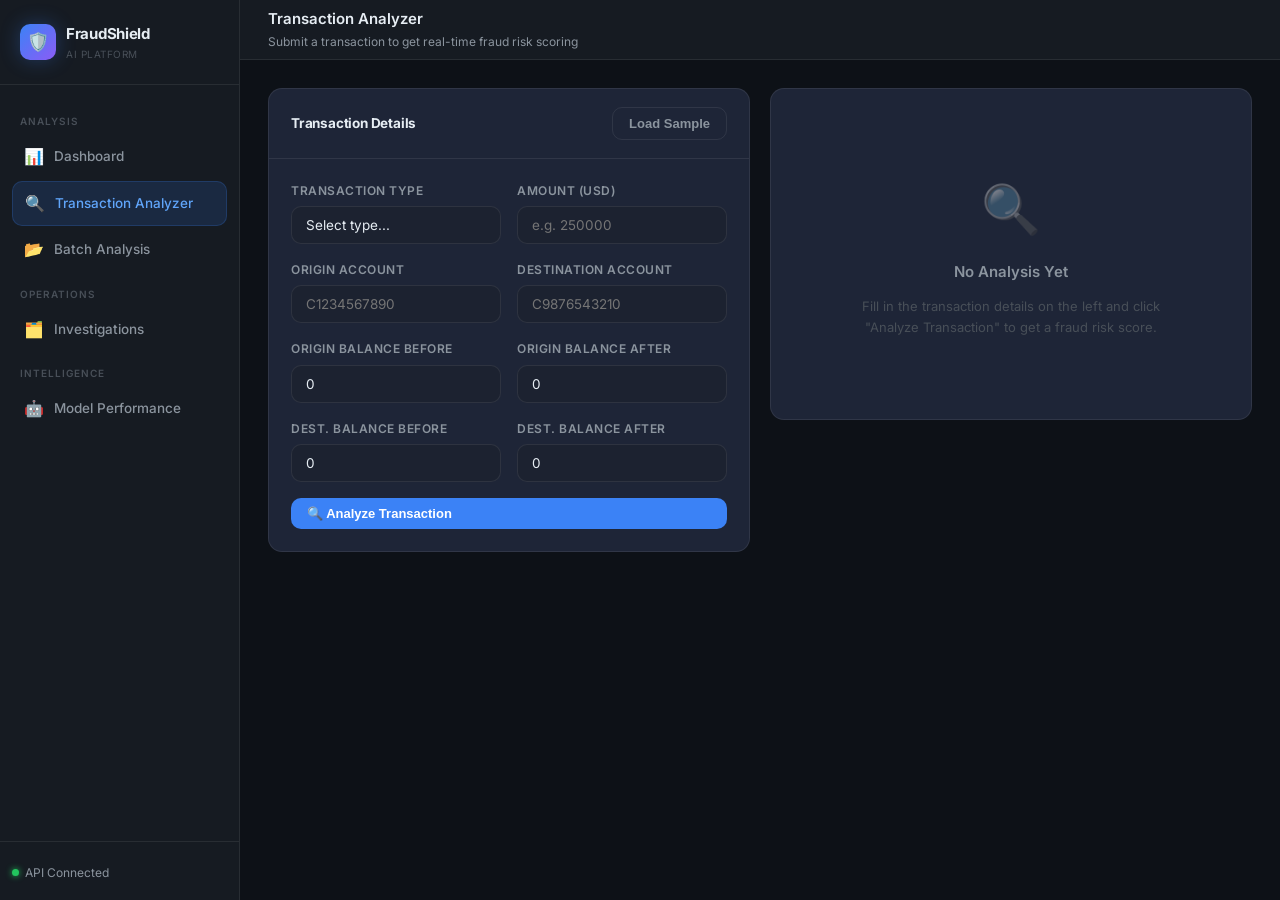
<file: frontend/pages/analyzer.html>
<!DOCTYPE html>
<html lang="en">
<head>
  <meta charset="UTF-8">
  <meta name="viewport" content="width=device-width, initial-scale=1.0">
  <title>FraudShield AI — Transaction Analyzer</title>
  <meta name="description" content="Analyze individual transactions for fraud risk using the FraudShield AI model">
  <link rel="stylesheet" href="../css/main.css">
</head>
<body>
<div class="app-layout">
  <div id="sidebar-mount"></div>

  <div class="main-content">
    <header class="topbar">
      <div>
        <div class="topbar-title">Transaction Analyzer</div>
        <div class="topbar-subtitle">Submit a transaction to get real-time fraud risk scoring</div>
      </div>
    </header>

    <div class="page-content">
      <div style="display:grid;grid-template-columns:1fr 1fr;gap:20px;align-items:start">

        <!-- Input Form -->
        <div class="card">
          <div class="card-header">
            <span class="card-title">Transaction Details</span>
            <button class="btn btn-ghost" onclick="fillSample()" id="sample-btn">Load Sample</button>
          </div>
          <div class="card-body">
            <form id="predict-form" onsubmit="submitPrediction(event)">
              <div class="form-grid" style="margin-bottom:16px">

                <div class="form-group">
                  <label class="form-label" for="tx-type">Transaction Type</label>
                  <select class="form-select" id="tx-type" required>
                    <option value="">Select type...</option>
                    <option value="CASH_IN">CASH_IN</option>
                    <option value="CASH_OUT">CASH_OUT</option>
                    <option value="DEBIT">DEBIT</option>
                    <option value="PAYMENT">PAYMENT</option>
                    <option value="TRANSFER">TRANSFER</option>
                  </select>
                </div>

                <div class="form-group">
                  <label class="form-label" for="tx-amount">Amount (USD)</label>
                  <input class="form-input" type="number" id="tx-amount" placeholder="e.g. 250000" min="0.01" step="0.01" required>
                </div>

                <div class="form-group">
                  <label class="form-label" for="tx-orig">Origin Account</label>
                  <input class="form-input" type="text" id="tx-orig" placeholder="C1234567890" required>
                </div>

                <div class="form-group">
                  <label class="form-label" for="tx-dest">Destination Account</label>
                  <input class="form-input" type="text" id="tx-dest" placeholder="C9876543210" required>
                </div>

                <div class="form-group">
                  <label class="form-label" for="tx-ob-before">Origin Balance Before</label>
                  <input class="form-input" type="number" id="tx-ob-before" placeholder="300000" step="0.01" value="0">
                </div>

                <div class="form-group">
                  <label class="form-label" for="tx-ob-after">Origin Balance After</label>
                  <input class="form-input" type="number" id="tx-ob-after" placeholder="50000" step="0.01" value="0">
                </div>

                <div class="form-group">
                  <label class="form-label" for="tx-db-before">Dest. Balance Before</label>
                  <input class="form-input" type="number" id="tx-db-before" placeholder="0" step="0.01" value="0">
                </div>

                <div class="form-group">
                  <label class="form-label" for="tx-db-after">Dest. Balance After</label>
                  <input class="form-input" type="number" id="tx-db-after" placeholder="250000" step="0.01" value="0">
                </div>

              </div>

              <button type="submit" class="btn btn-primary w-full" id="submit-btn">
                🔍 Analyze Transaction
              </button>
            </form>
          </div>
        </div>

        <!-- Result Panel -->
        <div>
          <div class="card" id="result-card" style="display:none">
            <div class="card-header">
              <span class="card-title">Prediction Result</span>
              <span id="result-label" class="badge">—</span>
            </div>
            <div class="card-body">

              <!-- Risk Meter -->
              <div class="risk-meter">
                <div class="risk-circle" id="risk-circle">
                  <span id="risk-pct">—</span>
                  <span class="risk-label" id="risk-cat">—</span>
                </div>
                <div style="text-align:center;font-size:12px;color:var(--text-secondary)">
                  Fraud Probability Score
                </div>
              </div>

              <hr style="border-color:var(--border);margin:16px 0">

              <!-- Metrics -->
              <div class="metric-row">
                <span class="metric-name">Predicted Class</span>
                <span class="metric-value" id="res-class">—</span>
              </div>
              <div class="metric-row">
                <span class="metric-name">Risk Category</span>
                <span id="res-risk">—</span>
              </div>
              <div class="metric-row">
                <span class="metric-name">Model Version</span>
                <span class="metric-value font-mono" id="res-version">—</span>
              </div>
              <div class="metric-row">
                <span class="metric-name">Transaction ID</span>
                <span class="metric-value font-mono text-accent" id="res-txid">—</span>
              </div>
              <div class="metric-row">
                <span class="metric-name">Timestamp</span>
                <span class="metric-value" id="res-time">—</span>
              </div>

              <!-- Disclaimer -->
              <div style="margin-top:14px;padding:10px 14px;background:var(--bg-elevated);border-radius:var(--radius-md);font-size:11.5px;color:var(--text-muted);line-height:1.6">
                ⚠️ This prediction is model-generated and not guaranteed to be correct. All flagged transactions must be reviewed by a qualified analyst.
              </div>
            </div>
          </div>

          <!-- SHAP Explanation -->
          <div class="card" id="shap-card" style="display:none;margin-top:16px">
            <div class="card-header">
              <span class="card-title">Feature Explanation (SHAP)</span>
              <span class="text-muted" style="font-size:11px">What drove this prediction?</span>
            </div>
            <div class="card-body">
              <div style="font-size:12px;color:var(--text-secondary);margin-bottom:14px">
                🔴 Positive bars <strong>increase</strong> fraud risk. 🟢 Negative bars <strong>decrease</strong> risk.
              </div>
              <div id="shap-container"></div>
            </div>
          </div>

          <!-- Placeholder when no result yet -->
          <div class="card" id="placeholder-card">
            <div class="card-body">
              <div class="empty-state">
                <div class="empty-icon">🔍</div>
                <div class="empty-title">No Analysis Yet</div>
                <div class="empty-desc">Fill in the transaction details on the left and click "Analyze Transaction" to get a fraud risk score.</div>
              </div>
            </div>
          </div>
        </div>

      </div>
    </div>
  </div>
</div>

<script src="../js/api.js"></script>
<script src="../js/utils.js"></script>
<script>
  document.getElementById('sidebar-mount').innerHTML = SIDEBAR_HTML;
  document.querySelectorAll('.nav-link').forEach(a => {
    if (a.id === 'nav-analyzer') a.classList.add('active');
  });

  function fillSample() {
    // High-risk sample: full balance drained via TRANSFER
    document.getElementById('tx-type').value       = 'TRANSFER';
    document.getElementById('tx-amount').value     = 350000;
    document.getElementById('tx-orig').value       = 'C1305486145';
    document.getElementById('tx-dest').value       = 'C553264065';
    document.getElementById('tx-ob-before').value  = 350000;
    document.getElementById('tx-ob-after').value   = 0;
    document.getElementById('tx-db-before').value  = 0;
    document.getElementById('tx-db-after').value   = 350000;
    toast('Sample high-risk transaction loaded', 'info');
  }

  async function submitPrediction(e) {
    e.preventDefault();
    const btn = document.getElementById('submit-btn');
    showLoader(btn);

    const payload = {
      transaction_type:      document.getElementById('tx-type').value,
      amount:                parseFloat(document.getElementById('tx-amount').value),
      origin_account:        document.getElementById('tx-orig').value,
      destination_account:   document.getElementById('tx-dest').value,
      origin_balance_before: parseFloat(document.getElementById('tx-ob-before').value) || 0,
      origin_balance_after:  parseFloat(document.getElementById('tx-ob-after').value)  || 0,
      dest_balance_before:   parseFloat(document.getElementById('tx-db-before').value) || 0,
      dest_balance_after:    parseFloat(document.getElementById('tx-db-after').value)  || 0,
    };

    try {
      const r = await api.predict(payload);

      // Show result card
      document.getElementById('placeholder-card').style.display = 'none';
      document.getElementById('result-card').style.display = 'block';

      // Risk circle
      const pct = (r.fraud_probability * 100).toFixed(1);
      const circle = document.getElementById('risk-circle');
      circle.className = `risk-circle ${r.risk_category.toLowerCase()}`;
      document.getElementById('risk-pct').textContent = `${pct}%`;
      document.getElementById('risk-cat').textContent = r.risk_category;

      // Label badge
      const labelEl = document.getElementById('result-label');
      if (r.predicted_class === 1) {
        labelEl.className = 'badge badge-high';
        labelEl.textContent = '🚨 Suspicious';
      } else {
        labelEl.className = 'badge badge-low';
        labelEl.textContent = '✅ Legitimate';
      }

      // Metrics
      document.getElementById('res-class').textContent   = r.label;
      document.getElementById('res-risk').innerHTML      = riskBadge(r.risk_category);
      document.getElementById('res-version').textContent = r.model_version;
      document.getElementById('res-txid').textContent    = '#' + r.transaction_id;
      document.getElementById('res-time').textContent    = fmtDate(r.prediction_timestamp);

      // SHAP
      if (r.top_features && r.top_features.length) {
        document.getElementById('shap-card').style.display = 'block';
        renderShapBars(r.top_features, 'shap-container');
      }

      toast(r.predicted_class === 1 ? '⚠️ Transaction flagged as suspicious' : '✅ Transaction appears legitimate', r.predicted_class === 1 ? 'warning' : 'success');

    } catch (err) {
      toast('Analysis failed: ' + err.message, 'error', 7000);
    } finally {
      hideLoader(btn, '🔍 Analyze Transaction');
    }
  }
</script>
</body>
</html>
</file>
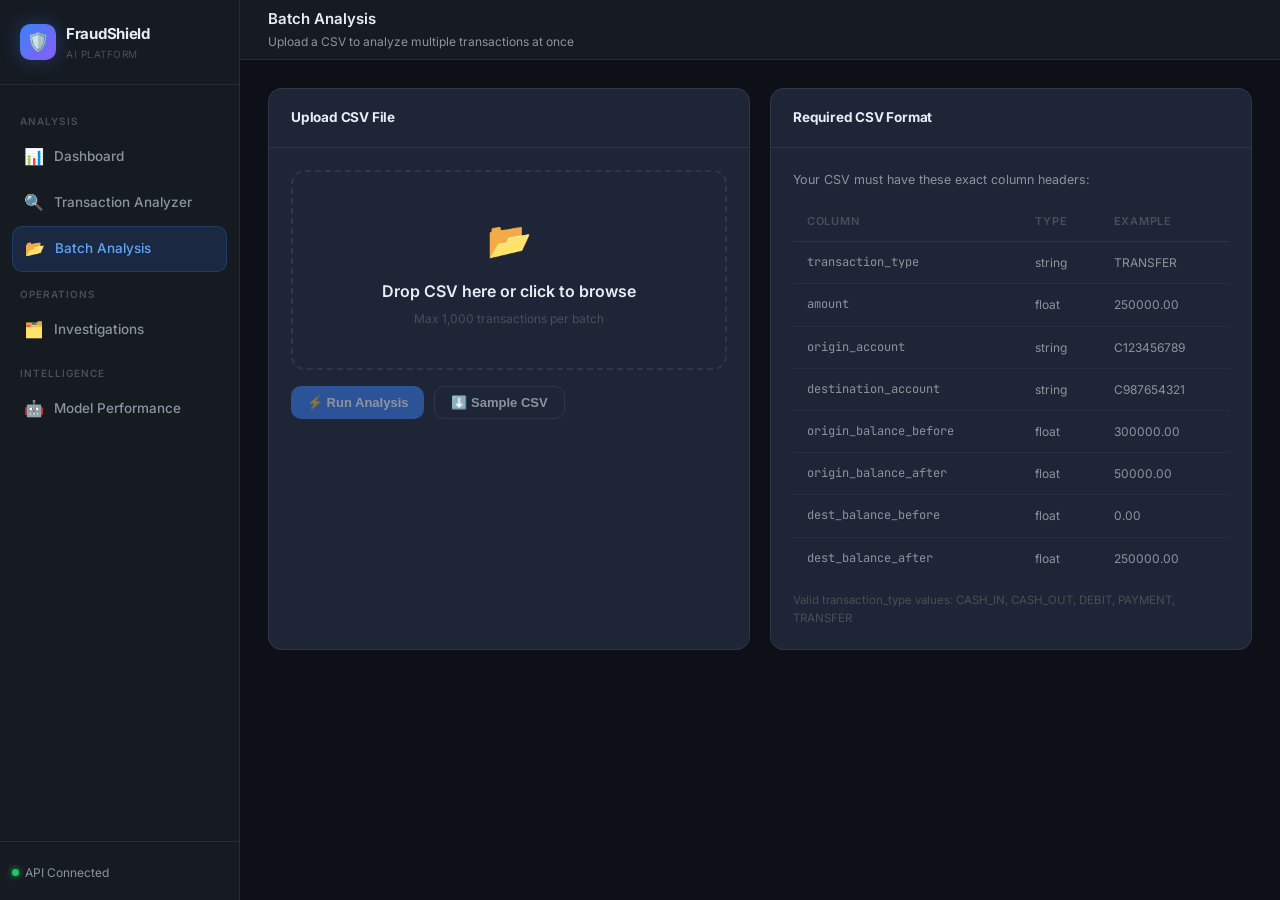
<file: frontend/pages/batch.html>
<!DOCTYPE html>
<html lang="en">
<head>
  <meta charset="UTF-8">
  <meta name="viewport" content="width=device-width, initial-scale=1.0">
  <title>FraudShield AI — Batch Analysis</title>
  <meta name="description" content="Upload a CSV file to run batch fraud detection on multiple transactions">
  <link rel="stylesheet" href="../css/main.css">
</head>
<body>
<div class="app-layout">
  <div id="sidebar-mount"></div>
  <div class="main-content">

    <header class="topbar">
      <div>
        <div class="topbar-title">Batch Analysis</div>
        <div class="topbar-subtitle">Upload a CSV to analyze multiple transactions at once</div>
      </div>
    </header>

    <div class="page-content">

      <!-- Upload Zone + Format Guide -->
      <div style="display:grid;grid-template-columns:1fr 1fr;gap:20px;margin-bottom:24px">

        <div class="card">
          <div class="card-header">
            <span class="card-title">Upload CSV File</span>
          </div>
          <div class="card-body">

            <div id="drop-zone" onclick="document.getElementById('csv-input').click()"
              style="border:2px dashed var(--border);border-radius:var(--radius-lg);padding:40px;text-align:center;cursor:pointer;transition:all 0.2s var(--ease);"
              ondragover="onDragOver(event)" ondragleave="onDragLeave(event)" ondrop="onDrop(event)">
              <div style="font-size:36px;margin-bottom:10px">📂</div>
              <div style="font-weight:600;margin-bottom:4px">Drop CSV here or click to browse</div>
              <div style="font-size:12px;color:var(--text-muted)">Max 1,000 transactions per batch</div>
              <input type="file" id="csv-input" accept=".csv" style="display:none" onchange="handleFile(event)">
            </div>

            <div id="file-info" style="display:none;margin-top:12px;padding:12px 16px;background:var(--bg-elevated);border-radius:var(--radius-md);font-size:13px">
              📄 <strong id="file-name">—</strong> — <span id="file-rows">0</span> rows detected
            </div>

            <div style="margin-top:16px;display:flex;gap:10px">
              <button class="btn btn-primary" id="run-batch-btn" onclick="runBatch()" disabled>
                ⚡ Run Analysis
              </button>
              <button class="btn btn-ghost" onclick="downloadSample()">
                ⬇️ Sample CSV
              </button>
              <button class="btn btn-ghost" id="export-btn" onclick="exportResults()" style="display:none">
                💾 Export Results
              </button>
            </div>
          </div>
        </div>

        <div class="card">
          <div class="card-header"><span class="card-title">Required CSV Format</span></div>
          <div class="card-body">
            <div style="font-size:12.5px;color:var(--text-secondary);margin-bottom:12px">
              Your CSV must have these exact column headers:
            </div>
            <table class="data-table" style="font-size:12px">
              <thead><tr><th>Column</th><th>Type</th><th>Example</th></tr></thead>
              <tbody>
                <tr><td class="font-mono">transaction_type</td><td>string</td><td>TRANSFER</td></tr>
                <tr><td class="font-mono">amount</td><td>float</td><td>250000.00</td></tr>
                <tr><td class="font-mono">origin_account</td><td>string</td><td>C123456789</td></tr>
                <tr><td class="font-mono">destination_account</td><td>string</td><td>C987654321</td></tr>
                <tr><td class="font-mono">origin_balance_before</td><td>float</td><td>300000.00</td></tr>
                <tr><td class="font-mono">origin_balance_after</td><td>float</td><td>50000.00</td></tr>
                <tr><td class="font-mono">dest_balance_before</td><td>float</td><td>0.00</td></tr>
                <tr><td class="font-mono">dest_balance_after</td><td>float</td><td>250000.00</td></tr>
              </tbody>
            </table>
            <div style="margin-top:12px;font-size:11.5px;color:var(--text-muted)">
              Valid transaction_type values: CASH_IN, CASH_OUT, DEBIT, PAYMENT, TRANSFER
            </div>
          </div>
        </div>

      </div>

      <!-- Results -->
      <div class="card" id="results-card" style="display:none">
        <div class="card-header">
          <span class="card-title">Batch Results</span>
          <div style="display:flex;gap:10px;align-items:center">
            <span class="badge badge-high" id="res-flagged">— Flagged</span>
            <span class="text-muted" id="res-total" style="font-size:12px">— total</span>
          </div>
        </div>

        <!-- Summary row -->
        <div style="display:grid;grid-template-columns:repeat(3,1fr);gap:16px;padding:16px 22px;border-bottom:1px solid var(--border)">
          <div style="text-align:center">
            <div style="font-size:11px;color:var(--text-muted);text-transform:uppercase;letter-spacing:0.5px;margin-bottom:4px">Total Processed</div>
            <div style="font-size:24px;font-weight:800" id="sum-total">—</div>
          </div>
          <div style="text-align:center">
            <div style="font-size:11px;color:var(--text-muted);text-transform:uppercase;letter-spacing:0.5px;margin-bottom:4px">Flagged Suspicious</div>
            <div style="font-size:24px;font-weight:800;color:var(--danger)" id="sum-flagged">—</div>
          </div>
          <div style="text-align:center">
            <div style="font-size:11px;color:var(--text-muted);text-transform:uppercase;letter-spacing:0.5px;margin-bottom:4px">Flag Rate</div>
            <div style="font-size:24px;font-weight:800;color:var(--warning)" id="sum-rate">—</div>
          </div>
        </div>

        <div class="table-wrapper">
          <table class="data-table">
            <thead>
              <tr>
                <th>#</th>
                <th>Type</th>
                <th>Amount</th>
                <th>Origin</th>
                <th>Destination</th>
                <th>Fraud Score</th>
                <th>Risk</th>
                <th>Label</th>
              </tr>
            </thead>
            <tbody id="batch-results-tbody"></tbody>
          </table>
        </div>
      </div>

    </div>
  </div>
</div>

<script src="../js/api.js"></script>
<script src="../js/utils.js"></script>
<script>
  document.getElementById('sidebar-mount').innerHTML = SIDEBAR_HTML;
  document.querySelectorAll('.nav-link').forEach(a => {
    if (a.id === 'nav-batch') a.classList.add('active');
  });

  let parsedRows = [];
  let batchResults = null;

  function onDragOver(e) {
    e.preventDefault();
    document.getElementById('drop-zone').style.borderColor = 'var(--accent)';
    document.getElementById('drop-zone').style.background   = 'var(--accent-glow)';
  }
  function onDragLeave(e) {
    document.getElementById('drop-zone').style.borderColor = 'var(--border)';
    document.getElementById('drop-zone').style.background   = '';
  }
  function onDrop(e) {
    e.preventDefault();
    onDragLeave(e);
    const file = e.dataTransfer.files[0];
    if (file) processFile(file);
  }
  function handleFile(e) { processFile(e.target.files[0]); }

  function processFile(file) {
    if (!file || !file.name.endsWith('.csv')) { toast('Please upload a .csv file', 'error'); return; }
    const reader = new FileReader();
    reader.onload = e => {
      const lines = e.target.result.trim().split('\n');
      const headers = lines[0].split(',').map(h => h.trim().replace(/"/g, ''));
      parsedRows = lines.slice(1).map(line => {
        const vals = line.split(',').map(v => v.trim().replace(/"/g, ''));
        const obj = {};
        headers.forEach((h, i) => obj[h] = vals[i] || '');
        return obj;
      }).filter(r => r.transaction_type && r.amount);

      document.getElementById('file-info').style.display = 'block';
      document.getElementById('file-name').textContent   = file.name;
      document.getElementById('file-rows').textContent   = parsedRows.length;
      document.getElementById('run-batch-btn').disabled  = parsedRows.length === 0;
      toast(`Loaded ${parsedRows.length} transactions`, 'success');
    };
    reader.readAsText(file);
  }

  async function runBatch() {
    if (!parsedRows.length) return;
    const btn = document.getElementById('run-batch-btn');
    showLoader(btn);

    try {
      const payload = parsedRows.slice(0, 1000).map(r => ({
        transaction_type:      (r.transaction_type || 'PAYMENT').toUpperCase(),
        amount:                parseFloat(r.amount) || 1,
        origin_account:        r.origin_account || 'UNKNOWN',
        destination_account:   r.destination_account || 'UNKNOWN',
        origin_balance_before: parseFloat(r.origin_balance_before) || 0,
        origin_balance_after:  parseFloat(r.origin_balance_after)  || 0,
        dest_balance_before:   parseFloat(r.dest_balance_before)   || 0,
        dest_balance_after:    parseFloat(r.dest_balance_after)     || 0,
      }));

      batchResults = await api.predictBatch(payload);

      document.getElementById('results-card').style.display = 'block';
      document.getElementById('export-btn').style.display   = 'inline-flex';
      document.getElementById('sum-total').textContent   = fmtNum(batchResults.total);
      document.getElementById('sum-flagged').textContent = fmtNum(batchResults.flagged);
      document.getElementById('sum-rate').textContent    = fmtPct(batchResults.flagged / batchResults.total * 100);
      document.getElementById('res-flagged').textContent = `${batchResults.flagged} Flagged`;
      document.getElementById('res-total').textContent   = `${batchResults.total} total`;

      const tbody = document.getElementById('batch-results-tbody');
      tbody.innerHTML = batchResults.results.map((r, i) => {
        const src = parsedRows[i] || {};
        return `<tr>
          <td class="font-mono text-muted">${i + 1}</td>
          <td>${src.transaction_type || '—'}</td>
          <td>${fmtCurrency(parseFloat(src.amount))}</td>
          <td class="font-mono text-muted" style="font-size:11px">${(src.origin_account||'').substring(0,12)}</td>
          <td class="font-mono text-muted" style="font-size:11px">${(src.destination_account||'').substring(0,12)}</td>
          <td class="font-mono">${(r.fraud_probability * 100).toFixed(1)}%</td>
          <td>${riskBadge(r.risk_category)}</td>
          <td><span class="badge ${r.predicted_class===1?'badge-high':'badge-low'}">${r.label}</span></td>
        </tr>`;
      }).join('');

      toast(`Batch complete: ${batchResults.flagged} of ${batchResults.total} flagged`, batchResults.flagged > 0 ? 'warning' : 'success');

    } catch (e) {
      toast('Batch failed: ' + e.message, 'error', 7000);
    } finally {
      hideLoader(btn, '⚡ Run Analysis');
    }
  }

  function exportResults() {
    if (!batchResults) return;
    const headers = ['row','label','fraud_probability','risk_category','predicted_class'];
    const rows = batchResults.results.map((r, i) => [i+1, r.label, r.fraud_probability, r.risk_category, r.predicted_class]);
    const csv = [headers, ...rows].map(r => r.join(',')).join('\n');
    const blob = new Blob([csv], { type: 'text/csv' });
    const a = document.createElement('a');
    a.href = URL.createObjectURL(blob);
    a.download = `fraudshield_batch_${Date.now()}.csv`;
    a.click();
    toast('Results exported as CSV', 'success');
  }

  function downloadSample() {
    const csv = `transaction_type,amount,origin_account,destination_account,origin_balance_before,origin_balance_after,dest_balance_before,dest_balance_after
TRANSFER,350000,C1305486145,C553264065,350000,0,0,350000
PAYMENT,1200.50,C8392847563,M428349284,5000,3799.50,10000,11200.50
CASH_OUT,45000,C2938475612,C1234567890,80000,35000,0,45000
TRANSFER,890000,C5674839201,C8473920183,900000,10000,0,890000
DEBIT,299.99,C9182736450,M903847561,1500,1200.01,2000,2299.99`;
    const blob = new Blob([csv], { type: 'text/csv' });
    const a = document.createElement('a');
    a.href = URL.createObjectURL(blob);
    a.download = 'fraudshield_sample.csv';
    a.click();
    toast('Sample CSV downloaded', 'info');
  }
</script>
</body>
</html>
</file>
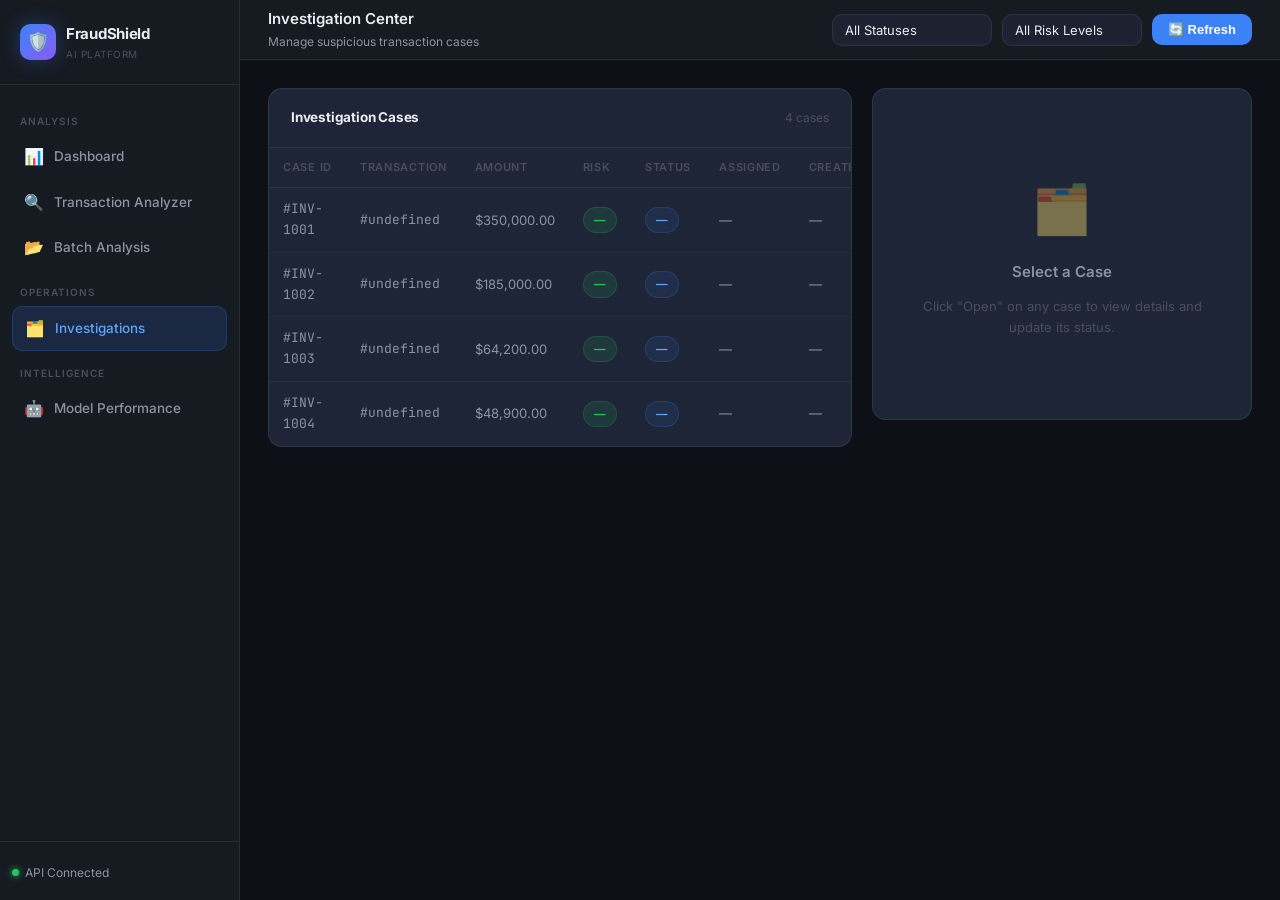
<file: frontend/pages/investigations.html>
<!DOCTYPE html>
<html lang="en">
<head>
  <meta charset="UTF-8">
  <meta name="viewport" content="width=device-width, initial-scale=1.0">
  <title>FraudShield AI — Investigation Center</title>
  <meta name="description" content="Manage fraud investigation cases and update case status">
  <link rel="stylesheet" href="../css/main.css">
</head>
<body>
<div class="app-layout">
  <div id="sidebar-mount"></div>
  <div class="main-content">

    <header class="topbar">
      <div>
        <div class="topbar-title">Investigation Center</div>
        <div class="topbar-subtitle">Manage suspicious transaction cases</div>
      </div>
      <div class="topbar-actions">
        <select class="form-select" id="filter-status" onchange="loadCases()" style="width:160px;padding:7px 12px;font-size:13px">
          <option value="">All Statuses</option>
          <option value="Open">Open</option>
          <option value="Under Review">Under Review</option>
          <option value="Escalated">Escalated</option>
          <option value="Resolved">Resolved</option>
          <option value="False Positive">False Positive</option>
        </select>
        <select class="form-select" id="filter-risk" onchange="loadCases()" style="width:140px;padding:7px 12px;font-size:13px">
          <option value="">All Risk Levels</option>
          <option value="High">High</option>
          <option value="Medium">Medium</option>
          <option value="Low">Low</option>
        </select>
        <button class="btn btn-primary" onclick="loadCases()">🔄 Refresh</button>
      </div>
    </header>

    <div class="page-content">
      <div style="display:grid;grid-template-columns:1fr 380px;gap:20px;align-items:start">

        <!-- Cases Table -->
        <div class="card">
          <div class="card-header">
            <span class="card-title">Investigation Cases</span>
            <span class="text-muted" id="case-count" style="font-size:12px">Loading...</span>
          </div>
          <div class="table-wrapper">
            <table class="data-table">
              <thead>
                <tr>
                  <th>Case ID</th>
                  <th>Transaction</th>
                  <th>Amount</th>
                  <th>Risk</th>
                  <th>Status</th>
                  <th>Assigned</th>
                  <th>Created</th>
                  <th>Action</th>
                </tr>
              </thead>
              <tbody id="cases-tbody">
                <tr><td colspan="8" style="text-align:center;padding:40px"><span class="spinner"></span></td></tr>
              </tbody>
            </table>
          </div>
        </div>

        <!-- Case Detail Panel -->
        <div>
          <div class="card" id="detail-card" style="display:none">
            <div class="card-header">
              <span class="card-title">Case #<span id="detail-id">—</span></span>
              <span id="detail-status-badge">—</span>
            </div>
            <div class="card-body">

              <div class="metric-row">
                <span class="metric-name">Transaction ID</span>
                <span class="metric-value font-mono text-accent" id="detail-txid">—</span>
              </div>
              <div class="metric-row">
                <span class="metric-name">Amount</span>
                <span class="metric-value" id="detail-amount">—</span>
              </div>
              <div class="metric-row">
                <span class="metric-name">Risk Category</span>
                <span id="detail-risk">—</span>
              </div>
              <div class="metric-row">
                <span class="metric-name">Fraud Score</span>
                <span class="metric-value font-mono" id="detail-score">—</span>
              </div>
              <div class="metric-row">
                <span class="metric-name">Created</span>
                <span class="metric-value" id="detail-created">—</span>
              </div>

              <hr style="border-color:var(--border);margin:16px 0">

              <div class="form-group mb-16">
                <label class="form-label" for="edit-status">Update Status</label>
                <select class="form-select" id="edit-status">
                  <option value="Open">Open</option>
                  <option value="Under Review">Under Review</option>
                  <option value="Escalated">Escalated</option>
                  <option value="Resolved">Resolved</option>
                  <option value="False Positive">False Positive</option>
                </select>
              </div>

              <div class="form-group mb-16">
                <label class="form-label" for="edit-assigned">Assigned To</label>
                <input class="form-input" type="text" id="edit-assigned" placeholder="analyst@company.com">
              </div>

              <div class="form-group mb-16">
                <label class="form-label" for="edit-notes">Investigation Notes</label>
                <textarea class="form-textarea" id="edit-notes" rows="4" placeholder="Add notes..."></textarea>
              </div>

              <button class="btn btn-primary w-full" id="save-btn" onclick="saveCase()">
                💾 Save Changes
              </button>
            </div>
          </div>

          <div class="card" id="detail-placeholder">
            <div class="card-body">
              <div class="empty-state">
                <div class="empty-icon">🗂️</div>
                <div class="empty-title">Select a Case</div>
                <div class="empty-desc">Click "Open" on any case to view details and update its status.</div>
              </div>
            </div>
          </div>
        </div>

      </div>
    </div>
  </div>
</div>

<script src="../js/api.js"></script>
<script src="../js/utils.js"></script>
<script>
  document.getElementById('sidebar-mount').innerHTML = SIDEBAR_HTML;
  document.querySelectorAll('.nav-link').forEach(a => {
    if (a.id === 'nav-investigations') a.classList.add('active');
  });

  let selectedId = null;
  let cases = [];

  async function loadCases() {
    const status   = document.getElementById('filter-status').value;
    const risk     = document.getElementById('filter-risk').value;
    const tbody    = document.getElementById('cases-tbody');
    tbody.innerHTML = `<tr><td colspan="8" style="text-align:center;padding:40px"><span class="spinner"></span></td></tr>`;

    try {
      const params = {};
      if (status) params.status = status;
      if (risk)   params.risk_category = risk;
      cases = await api.investigations(params);

      document.getElementById('case-count').textContent = `${cases.length} case${cases.length !== 1 ? 's' : ''}`;

      if (!cases.length) {
        tbody.innerHTML = `<tr><td colspan="8">${emptyState('🗂️','No Cases Found','Suspicious transactions will automatically create investigation cases.')}</td></tr>`;
        return;
      }

      tbody.innerHTML = cases.map(c => `
        <tr id="case-row-${c.id}">
          <td class="font-mono text-accent">#${c.id}</td>
          <td class="font-mono">#${c.prediction_id}</td>
          <td>${fmtCurrency(c.amount)}</td>
          <td>${riskBadge(c.risk_category)}</td>
          <td>${statusBadge(c.case_status)}</td>
          <td class="text-muted">${c.assigned_to || '—'}</td>
          <td class="text-muted">${fmtDate(c.created_at)}</td>
          <td><button class="btn btn-ghost" style="padding:4px 10px;font-size:12px" onclick="openCase(${c.id})">Open</button></td>
        </tr>`).join('');

    } catch (e) {
      tbody.innerHTML = `<tr><td colspan="8" style="text-align:center;padding:40px;color:var(--danger)">${e.message}</td></tr>`;
    }
  }

  function openCase(id) {
    selectedId = id;
    const c = cases.find(x => x.id === id);
    if (!c) return;

    document.getElementById('detail-placeholder').style.display = 'none';
    document.getElementById('detail-card').style.display = 'block';

    document.getElementById('detail-id').textContent      = c.id;
    document.getElementById('detail-txid').textContent    = '#' + c.prediction_id;
    document.getElementById('detail-amount').textContent  = fmtCurrency(c.amount);
    document.getElementById('detail-risk').innerHTML      = riskBadge(c.risk_category);
    document.getElementById('detail-score').textContent   = c.fraud_probability ? `${(c.fraud_probability*100).toFixed(1)}%` : '—';
    document.getElementById('detail-created').textContent = fmtDate(c.created_at);
    document.getElementById('detail-status-badge').innerHTML = statusBadge(c.case_status);
    document.getElementById('edit-status').value   = c.case_status;
    document.getElementById('edit-assigned').value = c.assigned_to || '';
    document.getElementById('edit-notes').value    = c.investigation_notes || '';

    // Highlight selected row
    document.querySelectorAll('[id^=case-row-]').forEach(r => r.style.background = '');
    const row = document.getElementById(`case-row-${id}`);
    if (row) row.style.background = 'var(--accent-glow)';
  }

  async function saveCase() {
    if (!selectedId) return;
    const btn = document.getElementById('save-btn');
    showLoader(btn);
    try {
      const payload = {
        case_status:         document.getElementById('edit-status').value,
        assigned_to:         document.getElementById('edit-assigned').value || null,
        investigation_notes: document.getElementById('edit-notes').value   || null,
      };
      await api.updateInvestigation(selectedId, payload);
      toast('Case updated successfully', 'success');
      await loadCases();
      // Reopen the same case to reflect updates
      const updated = cases.find(x => x.id === selectedId);
      if (updated) openCase(selectedId);
    } catch (e) {
      toast('Update failed: ' + e.message, 'error');
    } finally {
      hideLoader(btn, '💾 Save Changes');
    }
  }

  loadCases();
</script>
</body>
</html>
</file>
<file: frontend/css/main.css>
/* ================================================================
   FraudShield AI — Design System
   Dark navy/charcoal premium SaaS theme
   ================================================================ */

@import url('https://fonts.googleapis.com/css2?family=Inter:wght@300;400;500;600;700;800&family=JetBrains+Mono:wght@400;500&display=swap');

/* ── CSS Variables ───────────────────────────────────────────── */
:root {
  /* Colors */
  --bg-base:        #0d1117;
  --bg-surface:     #161b22;
  --bg-elevated:    #1c2230;
  --bg-card:        #1e2537;
  --bg-hover:       #242d3d;

  --border:         rgba(255,255,255,0.08);
  --border-hover:   rgba(255,255,255,0.15);

  --text-primary:   #e6edf3;
  --text-secondary: #8b949e;
  --text-muted:     #484f58;

  --accent:         #3b82f6;
  --accent-light:   #60a5fa;
  --accent-glow:    rgba(59,130,246,0.15);

  --success:        #22c55e;
  --success-bg:     rgba(34,197,94,0.1);
  --warning:        #f59e0b;
  --warning-bg:     rgba(245,158,11,0.1);
  --danger:         #ef4444;
  --danger-bg:      rgba(239,68,68,0.1);

  /* Risk Colors */
  --risk-low:       #22c55e;
  --risk-low-bg:    rgba(34,197,94,0.12);
  --risk-medium:    #f59e0b;
  --risk-medium-bg: rgba(245,158,11,0.12);
  --risk-high:      #ef4444;
  --risk-high-bg:   rgba(239,68,68,0.12);

  /* Sidebar */
  --sidebar-w:      240px;

  /* Typography */
  --font-sans: 'Inter', system-ui, sans-serif;
  --font-mono: 'JetBrains Mono', monospace;

  /* Radius */
  --radius-sm:  6px;
  --radius-md:  10px;
  --radius-lg:  14px;
  --radius-xl:  20px;

  /* Shadows */
  --shadow-sm:  0 1px 3px rgba(0,0,0,0.4);
  --shadow-md:  0 4px 16px rgba(0,0,0,0.5);
  --shadow-lg:  0 8px 32px rgba(0,0,0,0.6);

  /* Transitions */
  --ease: cubic-bezier(0.4, 0, 0.2, 1);
  --duration: 200ms;
}

/* ── Reset ────────────────────────────────────────────────────── */
*, *::before, *::after { box-sizing: border-box; margin: 0; padding: 0; }
html { font-size: 16px; scroll-behavior: smooth; }

body {
  font-family: var(--font-sans);
  background: var(--bg-base);
  color: var(--text-primary);
  line-height: 1.6;
  min-height: 100vh;
  display: flex;
  overflow-x: hidden;
  -webkit-font-smoothing: antialiased;
}

/* ── App Layout ───────────────────────────────────────────────── */
.app-layout {
  display: flex;
  width: 100%;
  min-height: 100vh;
}

/* ── Sidebar ──────────────────────────────────────────────────── */
.sidebar {
  width: var(--sidebar-w);
  background: var(--bg-surface);
  border-right: 1px solid var(--border);
  display: flex;
  flex-direction: column;
  position: fixed;
  top: 0; left: 0;
  height: 100vh;
  z-index: 100;
  transition: transform var(--duration) var(--ease);
}

.sidebar-logo {
  display: flex;
  align-items: center;
  gap: 10px;
  padding: 22px 20px;
  border-bottom: 1px solid var(--border);
}

.sidebar-logo .logo-icon {
  width: 36px; height: 36px;
  background: linear-gradient(135deg, #3b82f6, #8b5cf6);
  border-radius: var(--radius-md);
  display: flex; align-items: center; justify-content: center;
  font-size: 18px;
  flex-shrink: 0;
  box-shadow: 0 0 20px rgba(59,130,246,0.3);
}

.sidebar-logo .brand-name {
  font-size: 15px;
  font-weight: 700;
  letter-spacing: -0.3px;
  color: var(--text-primary);
}

.sidebar-logo .brand-sub {
  font-size: 10px;
  color: var(--text-muted);
  letter-spacing: 0.5px;
  text-transform: uppercase;
}

.sidebar-nav {
  flex: 1;
  padding: 16px 12px;
  overflow-y: auto;
}

.nav-section-label {
  font-size: 10px;
  font-weight: 600;
  color: var(--text-muted);
  letter-spacing: 1px;
  text-transform: uppercase;
  padding: 12px 8px 6px;
}

.nav-link {
  display: flex;
  align-items: center;
  gap: 10px;
  padding: 9px 12px;
  border-radius: var(--radius-md);
  color: var(--text-secondary);
  text-decoration: none;
  font-size: 13.5px;
  font-weight: 500;
  transition: all var(--duration) var(--ease);
  margin-bottom: 2px;
}

.nav-link:hover {
  background: var(--bg-hover);
  color: var(--text-primary);
}

.nav-link.active {
  background: var(--accent-glow);
  color: var(--accent-light);
  border: 1px solid rgba(59,130,246,0.2);
}

.nav-link .nav-icon { font-size: 16px; width: 20px; text-align: center; }

.sidebar-footer {
  padding: 16px 12px;
  border-top: 1px solid var(--border);
}

.status-dot {
  display: inline-flex;
  align-items: center;
  gap: 6px;
  font-size: 12px;
  color: var(--text-secondary);
}
.status-dot::before {
  content: '';
  width: 7px; height: 7px;
  border-radius: 50%;
  background: var(--success);
  box-shadow: 0 0 6px var(--success);
  animation: pulse 2s infinite;
}
@keyframes pulse {
  0%, 100% { opacity: 1; }
  50%       { opacity: 0.5; }
}

/* ── Main Content ─────────────────────────────────────────────── */
.main-content {
  flex: 1;
  margin-left: var(--sidebar-w);
  display: flex;
  flex-direction: column;
  min-height: 100vh;
}

/* ── Top Bar ──────────────────────────────────────────────────── */
.topbar {
  background: var(--bg-surface);
  border-bottom: 1px solid var(--border);
  padding: 0 28px;
  height: 60px;
  display: flex;
  align-items: center;
  justify-content: space-between;
  position: sticky;
  top: 0;
  z-index: 50;
  backdrop-filter: blur(10px);
}

.topbar-title { font-size: 15px; font-weight: 600; }
.topbar-subtitle { font-size: 12px; color: var(--text-secondary); margin-top: 1px; }

.topbar-actions { display: flex; align-items: center; gap: 10px; }

/* ── Page Content ─────────────────────────────────────────────── */
.page-content {
  padding: 28px;
  flex: 1;
}

/* ── Stat Cards ────────────────────────────────────────────────── */
.stats-grid {
  display: grid;
  grid-template-columns: repeat(auto-fit, minmax(200px, 1fr));
  gap: 16px;
  margin-bottom: 24px;
}

.stat-card {
  background: var(--bg-card);
  border: 1px solid var(--border);
  border-radius: var(--radius-lg);
  padding: 20px;
  display: flex;
  flex-direction: column;
  gap: 8px;
  transition: border-color var(--duration) var(--ease), box-shadow var(--duration) var(--ease);
  position: relative;
  overflow: hidden;
}

.stat-card::before {
  content: '';
  position: absolute;
  top: 0; left: 0; right: 0;
  height: 2px;
  background: var(--accent);
  opacity: 0;
  transition: opacity var(--duration) var(--ease);
}

.stat-card:hover { border-color: var(--border-hover); box-shadow: var(--shadow-md); }
.stat-card:hover::before { opacity: 1; }

.stat-card.danger::before  { background: var(--danger); opacity: 1; }
.stat-card.warning::before { background: var(--warning); opacity: 1; }
.stat-card.success::before { background: var(--success); opacity: 1; }
.stat-card.accent::before  { background: var(--accent);  opacity: 1; }

.stat-label {
  font-size: 11px;
  font-weight: 600;
  letter-spacing: 0.8px;
  text-transform: uppercase;
  color: var(--text-muted);
}

.stat-value {
  font-size: 28px;
  font-weight: 800;
  letter-spacing: -1px;
  color: var(--text-primary);
  line-height: 1;
}

.stat-icon {
  position: absolute;
  top: 18px; right: 18px;
  font-size: 22px;
  opacity: 0.15;
}

.stat-change {
  font-size: 11.5px;
  color: var(--text-secondary);
}

/* ── Cards ────────────────────────────────────────────────────── */
.card {
  background: var(--bg-card);
  border: 1px solid var(--border);
  border-radius: var(--radius-lg);
  overflow: hidden;
}

.card-header {
  display: flex;
  align-items: center;
  justify-content: space-between;
  padding: 18px 22px;
  border-bottom: 1px solid var(--border);
}

.card-title {
  font-size: 13.5px;
  font-weight: 700;
  letter-spacing: -0.2px;
}

.card-body { padding: 22px; }

/* Chart grid */
.charts-grid {
  display: grid;
  grid-template-columns: repeat(auto-fit, minmax(380px, 1fr));
  gap: 16px;
  margin-bottom: 24px;
}

.chart-container { position: relative; height: 240px; }

/* ── Tables ───────────────────────────────────────────────────── */
.data-table {
  width: 100%;
  border-collapse: collapse;
  font-size: 13px;
}

.data-table th {
  text-align: left;
  padding: 11px 14px;
  font-size: 11px;
  font-weight: 600;
  letter-spacing: 0.7px;
  text-transform: uppercase;
  color: var(--text-muted);
  border-bottom: 1px solid var(--border);
  white-space: nowrap;
}

.data-table td {
  padding: 11px 14px;
  border-bottom: 1px solid rgba(255,255,255,0.04);
  color: var(--text-secondary);
  vertical-align: middle;
}

.data-table tbody tr:hover { background: var(--bg-hover); }
.data-table tbody tr:last-child td { border-bottom: none; }

.table-wrapper { overflow-x: auto; }

/* ── Badges / Risk Pills ──────────────────────────────────────── */
.badge {
  display: inline-flex;
  align-items: center;
  gap: 5px;
  padding: 3px 10px;
  border-radius: 20px;
  font-size: 11.5px;
  font-weight: 600;
  letter-spacing: 0.3px;
}

.badge-high    { background: var(--risk-high-bg);   color: var(--risk-high);   border: 1px solid rgba(239,68,68,0.2); }
.badge-medium  { background: var(--risk-medium-bg); color: var(--risk-medium); border: 1px solid rgba(245,158,11,0.2); }
.badge-low     { background: var(--risk-low-bg);    color: var(--risk-low);    border: 1px solid rgba(34,197,94,0.2); }
.badge-open    { background: rgba(59,130,246,0.1);  color: var(--accent-light); border: 1px solid rgba(59,130,246,0.2); }
.badge-review  { background: rgba(245,158,11,0.1);  color: var(--warning);      border: 1px solid rgba(245,158,11,0.2); }
.badge-resolved{ background: rgba(34,197,94,0.1);   color: var(--success);      border: 1px solid rgba(34,197,94,0.2); }
.badge-fp      { background: rgba(139,148,158,0.1); color: var(--text-secondary); border: 1px solid var(--border); }

/* ── Buttons ──────────────────────────────────────────────────── */
.btn {
  display: inline-flex;
  align-items: center;
  gap: 7px;
  padding: 8px 16px;
  border-radius: var(--radius-md);
  font-size: 13px;
  font-weight: 600;
  cursor: pointer;
  border: none;
  transition: all var(--duration) var(--ease);
  text-decoration: none;
}
.btn:disabled { opacity: 0.5; cursor: not-allowed; }

.btn-primary {
  background: var(--accent);
  color: #fff;
}
.btn-primary:hover:not(:disabled) {
  background: var(--accent-light);
  box-shadow: 0 0 20px var(--accent-glow);
  transform: translateY(-1px);
}

.btn-ghost {
  background: transparent;
  color: var(--text-secondary);
  border: 1px solid var(--border);
}
.btn-ghost:hover { background: var(--bg-hover); color: var(--text-primary); border-color: var(--border-hover); }

.btn-danger {
  background: var(--danger-bg);
  color: var(--danger);
  border: 1px solid rgba(239,68,68,0.3);
}
.btn-danger:hover { background: rgba(239,68,68,0.2); }

/* ── Form Elements ────────────────────────────────────────────── */
.form-group { display: flex; flex-direction: column; gap: 6px; }

.form-label {
  font-size: 12px;
  font-weight: 600;
  letter-spacing: 0.5px;
  color: var(--text-secondary);
  text-transform: uppercase;
}

.form-input, .form-select, .form-textarea {
  background: var(--bg-elevated);
  border: 1px solid var(--border);
  border-radius: var(--radius-md);
  padding: 10px 14px;
  color: var(--text-primary);
  font-family: var(--font-sans);
  font-size: 13.5px;
  transition: border-color var(--duration) var(--ease), box-shadow var(--duration) var(--ease);
  outline: none;
  width: 100%;
}

.form-input:focus, .form-select:focus, .form-textarea:focus {
  border-color: var(--accent);
  box-shadow: 0 0 0 3px var(--accent-glow);
}

.form-select { appearance: none; cursor: pointer; }

.form-grid {
  display: grid;
  grid-template-columns: repeat(auto-fit, minmax(200px, 1fr));
  gap: 16px;
}

/* ── Risk Meter ───────────────────────────────────────────────── */
.risk-meter {
  display: flex;
  flex-direction: column;
  align-items: center;
  gap: 12px;
  padding: 24px;
}

.risk-circle {
  width: 120px; height: 120px;
  border-radius: 50%;
  display: flex; align-items: center; justify-content: center;
  flex-direction: column;
  font-weight: 800;
  font-size: 26px;
  position: relative;
  transition: all 0.4s var(--ease);
}

.risk-circle.high   { background: radial-gradient(circle, rgba(239,68,68,0.2), transparent); border: 3px solid var(--danger); color: var(--danger); box-shadow: 0 0 30px rgba(239,68,68,0.3); }
.risk-circle.medium { background: radial-gradient(circle, rgba(245,158,11,0.2), transparent); border: 3px solid var(--warning); color: var(--warning); box-shadow: 0 0 30px rgba(245,158,11,0.3); }
.risk-circle.low    { background: radial-gradient(circle, rgba(34,197,94,0.2), transparent);  border: 3px solid var(--success); color: var(--success); box-shadow: 0 0 30px rgba(34,197,94,0.3); }

.risk-label { font-size: 11px; font-weight: 600; letter-spacing: 1px; text-transform: uppercase; opacity: 0.7; }

/* ── SHAP Feature Bar ─────────────────────────────────────────── */
.shap-row {
  display: flex;
  align-items: center;
  gap: 10px;
  margin-bottom: 10px;
  font-size: 12.5px;
}

.shap-name { width: 180px; color: var(--text-secondary); flex-shrink: 0; font-family: var(--font-mono); font-size: 11.5px; }

.shap-bar-track {
  flex: 1;
  height: 6px;
  background: var(--bg-elevated);
  border-radius: 3px;
  overflow: hidden;
}

.shap-bar-fill {
  height: 100%;
  border-radius: 3px;
  transition: width 0.6s var(--ease);
}

.shap-bar-fill.positive { background: linear-gradient(90deg, #ef4444, #f87171); }
.shap-bar-fill.negative { background: linear-gradient(90deg, #22c55e, #4ade80); }

.shap-value { width: 60px; text-align: right; color: var(--text-secondary); font-family: var(--font-mono); font-size: 11px; }

/* ── Progress Bar ─────────────────────────────────────────────── */
.progress-track { background: var(--bg-elevated); border-radius: 4px; height: 8px; overflow: hidden; }
.progress-fill  { height: 100%; border-radius: 4px; transition: width 0.6s var(--ease); background: var(--accent); }

/* ── Metric Row ───────────────────────────────────────────────── */
.metric-row {
  display: flex;
  align-items: center;
  justify-content: space-between;
  padding: 12px 0;
  border-bottom: 1px solid rgba(255,255,255,0.04);
}
.metric-row:last-child { border-bottom: none; }
.metric-name  { font-size: 13px; color: var(--text-secondary); }
.metric-value { font-size: 14px; font-weight: 700; color: var(--text-primary); font-family: var(--font-mono); }

/* ── Empty State ──────────────────────────────────────────────── */
.empty-state {
  display: flex;
  flex-direction: column;
  align-items: center;
  justify-content: center;
  padding: 60px 20px;
  gap: 12px;
  color: var(--text-muted);
  text-align: center;
}

.empty-icon  { font-size: 48px; opacity: 0.4; }
.empty-title { font-size: 15px; font-weight: 600; color: var(--text-secondary); }
.empty-desc  { font-size: 13px; max-width: 320px; line-height: 1.6; }

/* ── Toast Notifications ──────────────────────────────────────── */
#toast-container {
  position: fixed;
  bottom: 24px; right: 24px;
  display: flex; flex-direction: column; gap: 10px;
  z-index: 9999;
}

.toast {
  display: flex; align-items: center; gap: 10px;
  padding: 12px 18px;
  background: var(--bg-elevated);
  border: 1px solid var(--border);
  border-radius: var(--radius-md);
  box-shadow: var(--shadow-lg);
  font-size: 13px;
  animation: slideInRight 0.25s var(--ease);
  min-width: 260px;
  max-width: 380px;
}
.toast.success { border-left: 3px solid var(--success); }
.toast.error   { border-left: 3px solid var(--danger); }
.toast.info    { border-left: 3px solid var(--accent); }

@keyframes slideInRight {
  from { transform: translateX(60px); opacity: 0; }
  to   { transform: translateX(0);    opacity: 1; }
}

/* ── Loader ───────────────────────────────────────────────────── */
.spinner {
  width: 20px; height: 20px;
  border: 2px solid var(--border);
  border-top-color: var(--accent);
  border-radius: 50%;
  animation: spin 0.7s linear infinite;
  display: inline-block;
}
@keyframes spin { to { transform: rotate(360deg); } }

.loader-overlay {
  position: absolute; inset: 0;
  background: rgba(13,17,23,0.7);
  display: flex; align-items: center; justify-content: center;
  border-radius: inherit;
  backdrop-filter: blur(4px);
}

/* ── Responsive ───────────────────────────────────────────────── */
@media (max-width: 900px) {
  :root { --sidebar-w: 60px; }
  .nav-link span, .sidebar-logo .brand-name, .sidebar-logo .brand-sub,
  .nav-section-label, .sidebar-footer .status-dot span { display: none; }
  .nav-link { justify-content: center; padding: 10px; }
  .sidebar-logo { justify-content: center; padding: 16px; }
}

@media (max-width: 600px) {
  .main-content { margin-left: 0; }
  .sidebar { transform: translateX(-100%); }
  .page-content { padding: 16px; }
  .stats-grid { grid-template-columns: 1fr 1fr; }
}

/* ── Utility ──────────────────────────────────────────────────── */
.text-muted   { color: var(--text-muted); }
.text-secondary { color: var(--text-secondary); }
.text-success { color: var(--success); }
.text-danger  { color: var(--danger); }
.text-warning { color: var(--warning); }
.text-accent  { color: var(--accent-light); }
.font-mono    { font-family: var(--font-mono); }
.fw-600       { font-weight: 600; }
.fw-700       { font-weight: 700; }
.d-flex       { display: flex; }
.align-center { align-items: center; }
.gap-8        { gap: 8px; }
.gap-12       { gap: 12px; }
.mt-16        { margin-top: 16px; }
.mb-16        { margin-bottom: 16px; }
.w-full       { width: 100%; }
</file>
